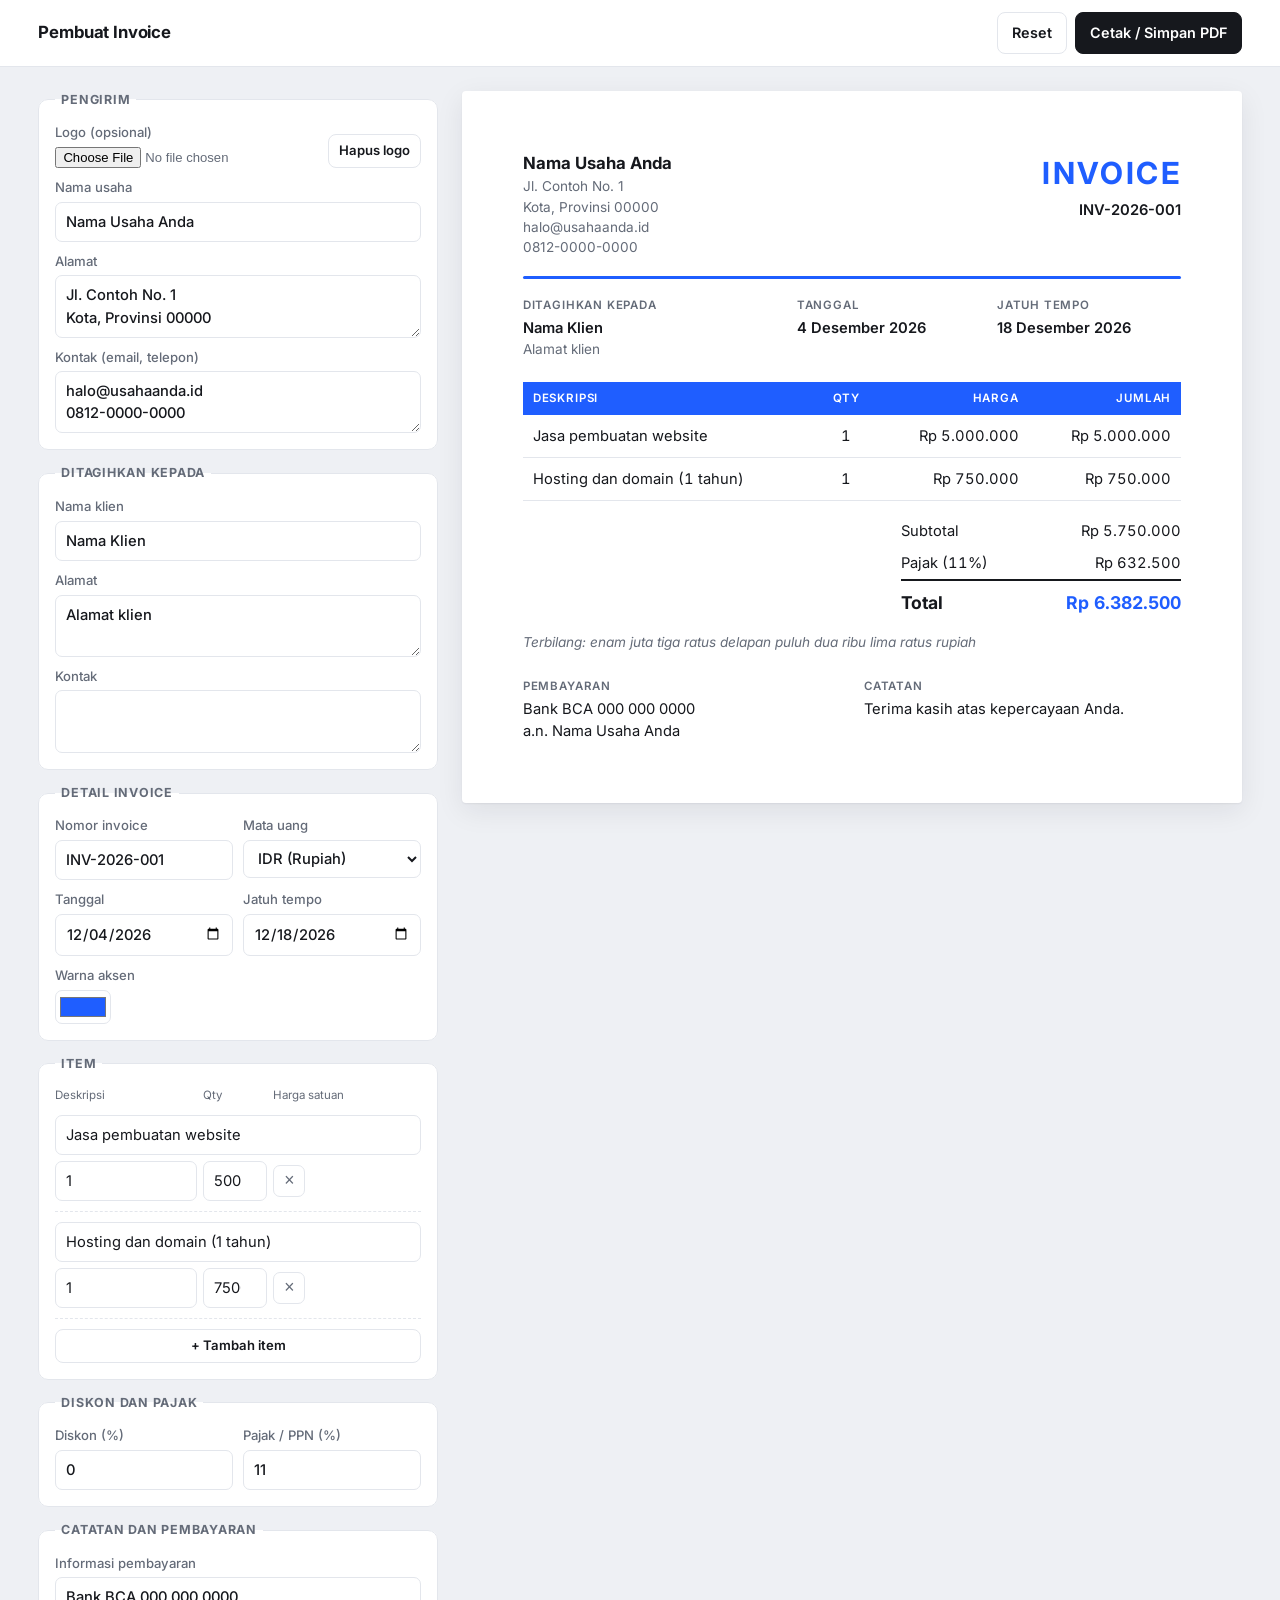
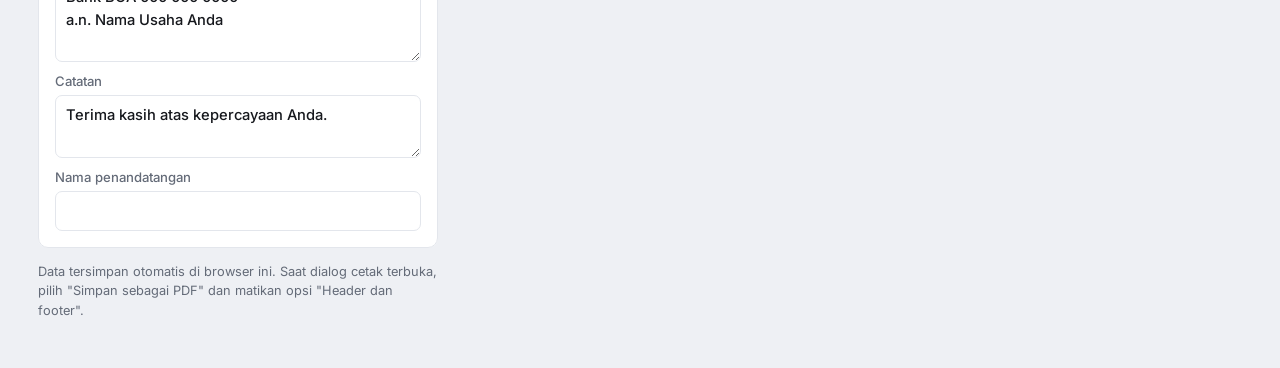
<file: index (1).html>
<!doctype html>
<html lang="id">
<head>
  <meta charset="utf-8">
  <meta name="viewport" content="width=device-width, initial-scale=1">
  <title>Pembuat Invoice</title>
  <meta name="description" content="Buat invoice langsung di browser, lalu cetak atau simpan sebagai PDF.">
  <link rel="preconnect" href="https://fonts.googleapis.com">
  <link rel="preconnect" href="https://fonts.gstatic.com" crossorigin>
  <link href="https://fonts.googleapis.com/css2?family=Inter:wght@400;500;600;700&display=swap" rel="stylesheet">
  <style>
:root {
  --ink: #16181d;
  --muted: #646b78;
  --line: #e3e6ec;
  --bg: #eef0f4;
  --panel: #ffffff;
  --accent: #1f5eff;
  --font: "Inter", system-ui, -apple-system, "Segoe UI", Roboto, sans-serif;
}

* { box-sizing: border-box; }

html { -webkit-text-size-adjust: 100%; }

body {
  margin: 0;
  font-family: var(--font);
  font-size: 15px;
  line-height: 1.5;
  color: var(--ink);
  background: var(--bg);
}

/* ---------- Top bar ---------- */
.topbar {
  position: sticky;
  top: 0;
  z-index: 5;
  display: flex;
  align-items: center;
  justify-content: space-between;
  gap: 12px;
  padding: 12px max(16px, 3vw);
  background: var(--panel);
  border-bottom: 1px solid var(--line);
}
.topbar h1 { margin: 0; font-size: 1.05rem; font-weight: 700; letter-spacing: -0.01em; }
.actions { display: flex; gap: 8px; flex-wrap: wrap; }

.btn {
  font: inherit;
  font-weight: 600;
  font-size: 0.9rem;
  padding: 9px 14px;
  border-radius: 8px;
  border: 1px solid var(--line);
  background: var(--panel);
  color: var(--ink);
  cursor: pointer;
}
.btn:hover { border-color: #c5cad4; }
.btn.primary { background: var(--ink); border-color: var(--ink); color: #fff; }
.btn.primary:hover { background: #2b2f38; }
.btn.ghost { background: transparent; }
.btn.small { padding: 6px 10px; font-size: 0.82rem; }
.btn:focus-visible, input:focus-visible, textarea:focus-visible, select:focus-visible {
  outline: 2px solid var(--accent);
  outline-offset: 1px;
}

/* ---------- Layout ---------- */
.layout {
  display: grid;
  grid-template-columns: minmax(300px, 400px) minmax(0, 1fr);
  gap: 24px;
  align-items: start;
  padding: 24px max(16px, 3vw) 48px;
  max-width: 1280px;
  margin: 0 auto;
}

/* ---------- Editor ---------- */
.editor { display: flex; flex-direction: column; gap: 14px; min-width: 0; }

fieldset {
  margin: 0;
  padding: 14px 16px 16px;
  border: 1px solid var(--line);
  border-radius: 10px;
  background: var(--panel);
  display: flex;
  flex-direction: column;
  gap: 10px;
  min-width: 0;
}
legend { padding: 0 6px; font-size: 0.78rem; font-weight: 700; text-transform: uppercase; letter-spacing: 0.06em; color: var(--muted); }

.field { display: flex; flex-direction: column; gap: 4px; font-size: 0.82rem; font-weight: 500; color: var(--muted); min-width: 0; }
.field.grow { flex: 1; }
.row { display: flex; gap: 10px; align-items: flex-end; }
.grid2 { display: grid; grid-template-columns: 1fr 1fr; gap: 10px; }

input[type="text"], input[type="number"], input[type="date"], textarea, select {
  font: inherit;
  font-size: 0.92rem;
  color: var(--ink);
  width: 100%;
  padding: 8px 10px;
  border: 1px solid var(--line);
  border-radius: 7px;
  background: #fff;
  min-width: 0;
}
textarea { resize: vertical; }
input[type="color"] { width: 56px; height: 34px; padding: 2px; border: 1px solid var(--line); border-radius: 7px; background: #fff; }
input[type="file"] { font-size: 0.82rem; }

.items { display: flex; flex-direction: column; gap: 10px; }
.item-row {
  display: grid;
  grid-template-columns: 1fr 64px 110px 32px;
  gap: 6px;
  align-items: center;
  padding-bottom: 10px;
  border-bottom: 1px dashed var(--line);
}
.item-row .desc { grid-column: 1 / -1; }
.item-row .rm {
  width: 32px; height: 32px; padding: 0;
  border: 1px solid var(--line); border-radius: 7px; background: #fff;
  color: var(--muted); cursor: pointer; font-size: 1.1rem; line-height: 1;
}
.item-row .rm:hover { color: #c0392b; border-color: #e3b4ae; }
.item-labels {
  display: grid;
  grid-template-columns: 1fr 64px 110px 32px;
  gap: 6px;
  font-size: 0.72rem;
  color: var(--muted);
}

.hint { margin: 0; font-size: 0.8rem; color: var(--muted); }

/* ---------- Paper (invoice) ---------- */
.preview { min-width: 0; }

.paper {
  --accent: #1f5eff;
  width: 100%;
  max-width: 210mm;
  margin: 0 auto;
  background: #fff;
  color: #16181d;
  padding: clamp(20px, 5vw, 16mm);
  box-shadow: 0 1px 2px rgba(20, 24, 40, 0.06), 0 8px 28px rgba(20, 24, 40, 0.08);
  border-radius: 4px;
  font-size: 0.92rem;
  -webkit-print-color-adjust: exact;
  print-color-adjust: exact;
}

.inv-head { display: flex; justify-content: space-between; gap: 24px; flex-wrap: wrap; }
.inv-from { display: flex; gap: 14px; align-items: flex-start; min-width: 0; }
.inv-logo { max-width: 72px; max-height: 72px; object-fit: contain; }
.inv-from .name { font-weight: 700; font-size: 1.05rem; }
.inv-from .small, .inv-to .small { color: #646b78; font-size: 0.85rem; }

.inv-title { text-align: right; }
.inv-title h2 { margin: 0; font-size: 1.9rem; letter-spacing: 0.08em; color: var(--accent); font-weight: 700; }
.inv-title .num { font-weight: 600; margin-top: 2px; }

.inv-rule { height: 3px; background: var(--accent); border-radius: 2px; margin: 18px 0; }

.inv-meta { display: grid; grid-template-columns: 1.4fr 1fr 1fr; gap: 16px; margin-bottom: 22px; }
.inv-meta .label { font-size: 0.72rem; text-transform: uppercase; letter-spacing: 0.07em; color: #646b78; font-weight: 600; margin-bottom: 3px; }
.inv-meta .val { font-weight: 600; }

table.inv-table { width: 100%; border-collapse: collapse; font-variant-numeric: tabular-nums; }
.inv-table th {
  text-align: left; font-size: 0.72rem; text-transform: uppercase; letter-spacing: 0.07em;
  color: #fff; background: var(--accent); padding: 8px 10px; font-weight: 600;
}
.inv-table td { padding: 10px; border-bottom: 1px solid #e3e6ec; vertical-align: top; }
.inv-table .r { text-align: right; white-space: nowrap; }
.inv-table .c { text-align: center; }
.inv-table tr { break-inside: avoid; }

.inv-totals { display: flex; justify-content: flex-end; margin-top: 14px; }
.inv-totals table { width: min(100%, 280px); border-collapse: collapse; font-variant-numeric: tabular-nums; }
.inv-totals td { padding: 5px 0; }
.inv-totals td:last-child { text-align: right; }
.inv-totals .grand td { border-top: 2px solid #16181d; padding-top: 9px; font-weight: 700; font-size: 1.1rem; }
.inv-totals .grand td:last-child { color: var(--accent); }

.inv-words { margin-top: 10px; font-size: 0.85rem; color: #646b78; font-style: italic; }

.inv-foot { display: grid; grid-template-columns: 1fr 1fr; gap: 24px; margin-top: 26px; break-inside: avoid; }
.inv-foot .label { font-size: 0.72rem; text-transform: uppercase; letter-spacing: 0.07em; color: #646b78; font-weight: 600; margin-bottom: 3px; }
.inv-sign { text-align: center; margin-top: 18px; grid-column: 2; }
.inv-sign .space { height: 56px; }
.inv-sign .who { border-top: 1px solid #16181d; padding-top: 4px; display: inline-block; min-width: 160px; font-weight: 600; }

/* ---------- Responsive ---------- */
@media (max-width: 860px) {
  .layout { grid-template-columns: minmax(0, 1fr); }
  .inv-meta { grid-template-columns: 1fr 1fr; }
  .inv-meta > :first-child { grid-column: 1 / -1; }
  .inv-foot { grid-template-columns: 1fr; }
  .inv-sign { grid-column: 1; }
  .inv-title { text-align: left; }
}

@media (max-width: 480px) {
  .grid2 { grid-template-columns: 1fr; }
  .inv-table { font-size: 0.82rem; }
  .inv-table th, .inv-table td { padding: 8px 6px; }
}

/* ---------- Print ---------- */
@page { size: A4; margin: 0; }

@media print {
  html, body { background: #fff; }
  .no-print { display: none !important; }
  .layout { display: block; padding: 0; margin: 0; max-width: none; }
  .paper {
    width: 210mm;
    max-width: none;
    min-height: 297mm;
    margin: 0;
    padding: 16mm;
    box-shadow: none;
    border-radius: 0;
    font-size: 10.5pt;
  }
}

  </style>
</head>
<body>
  <header class="topbar no-print">
    <h1>Pembuat Invoice</h1>
    <div class="actions">
      <button id="btn-reset" class="btn ghost" type="button">Reset</button>
      <button id="btn-print" class="btn primary" type="button">Cetak / Simpan PDF</button>
    </div>
  </header>

  <main class="layout">
    <form class="editor no-print" id="editor" autocomplete="off">

      <fieldset>
        <legend>Pengirim</legend>
        <div class="row">
          <label class="field grow">Logo (opsional)
            <input type="file" id="logo-file" accept="image/*">
          </label>
          <button type="button" class="btn small ghost" id="logo-clear">Hapus logo</button>
        </div>
        <label class="field">Nama usaha
          <input type="text" data-bind="from.name">
        </label>
        <label class="field">Alamat
          <textarea rows="2" data-bind="from.address"></textarea>
        </label>
        <label class="field">Kontak (email, telepon)
          <textarea rows="2" data-bind="from.contact"></textarea>
        </label>
      </fieldset>

      <fieldset>
        <legend>Ditagihkan kepada</legend>
        <label class="field">Nama klien
          <input type="text" data-bind="to.name">
        </label>
        <label class="field">Alamat
          <textarea rows="2" data-bind="to.address"></textarea>
        </label>
        <label class="field">Kontak
          <textarea rows="2" data-bind="to.contact"></textarea>
        </label>
      </fieldset>

      <fieldset>
        <legend>Detail invoice</legend>
        <div class="grid2">
          <label class="field">Nomor invoice
            <input type="text" data-bind="number">
          </label>
          <label class="field">Mata uang
            <select data-bind="currency">
              <option value="IDR">IDR (Rupiah)</option>
              <option value="USD">USD</option>
              <option value="EUR">EUR</option>
              <option value="SGD">SGD</option>
            </select>
          </label>
          <label class="field">Tanggal
            <input type="date" data-bind="date">
          </label>
          <label class="field">Jatuh tempo
            <input type="date" data-bind="due">
          </label>
        </div>
        <label class="field">Warna aksen
          <input type="color" data-bind="accent">
        </label>
      </fieldset>

      <fieldset>
        <legend>Item</legend>
        <div id="items" class="items"></div>
        <button type="button" class="btn small" id="add-item">+ Tambah item</button>
      </fieldset>

      <fieldset>
        <legend>Diskon dan pajak</legend>
        <div class="grid2">
          <label class="field">Diskon (%)
            <input type="number" min="0" max="100" step="any" inputmode="decimal" data-bind="discount" data-type="number">
          </label>
          <label class="field">Pajak / PPN (%)
            <input type="number" min="0" max="100" step="any" inputmode="decimal" data-bind="tax" data-type="number">
          </label>
        </div>
      </fieldset>

      <fieldset>
        <legend>Catatan dan pembayaran</legend>
        <label class="field">Informasi pembayaran
          <textarea rows="3" data-bind="payment"></textarea>
        </label>
        <label class="field">Catatan
          <textarea rows="2" data-bind="notes"></textarea>
        </label>
        <label class="field">Nama penandatangan
          <input type="text" data-bind="signer">
        </label>
      </fieldset>

      <p class="hint">Data tersimpan otomatis di browser ini. Saat dialog cetak terbuka, pilih "Simpan sebagai PDF" dan matikan opsi "Header dan footer".</p>
    </form>

    <section class="preview" aria-label="Pratinjau invoice">
      <div class="paper" id="paper"></div>
    </section>
  </main>

  <script src="app.js"></script>
</body>
</html>
</file>
